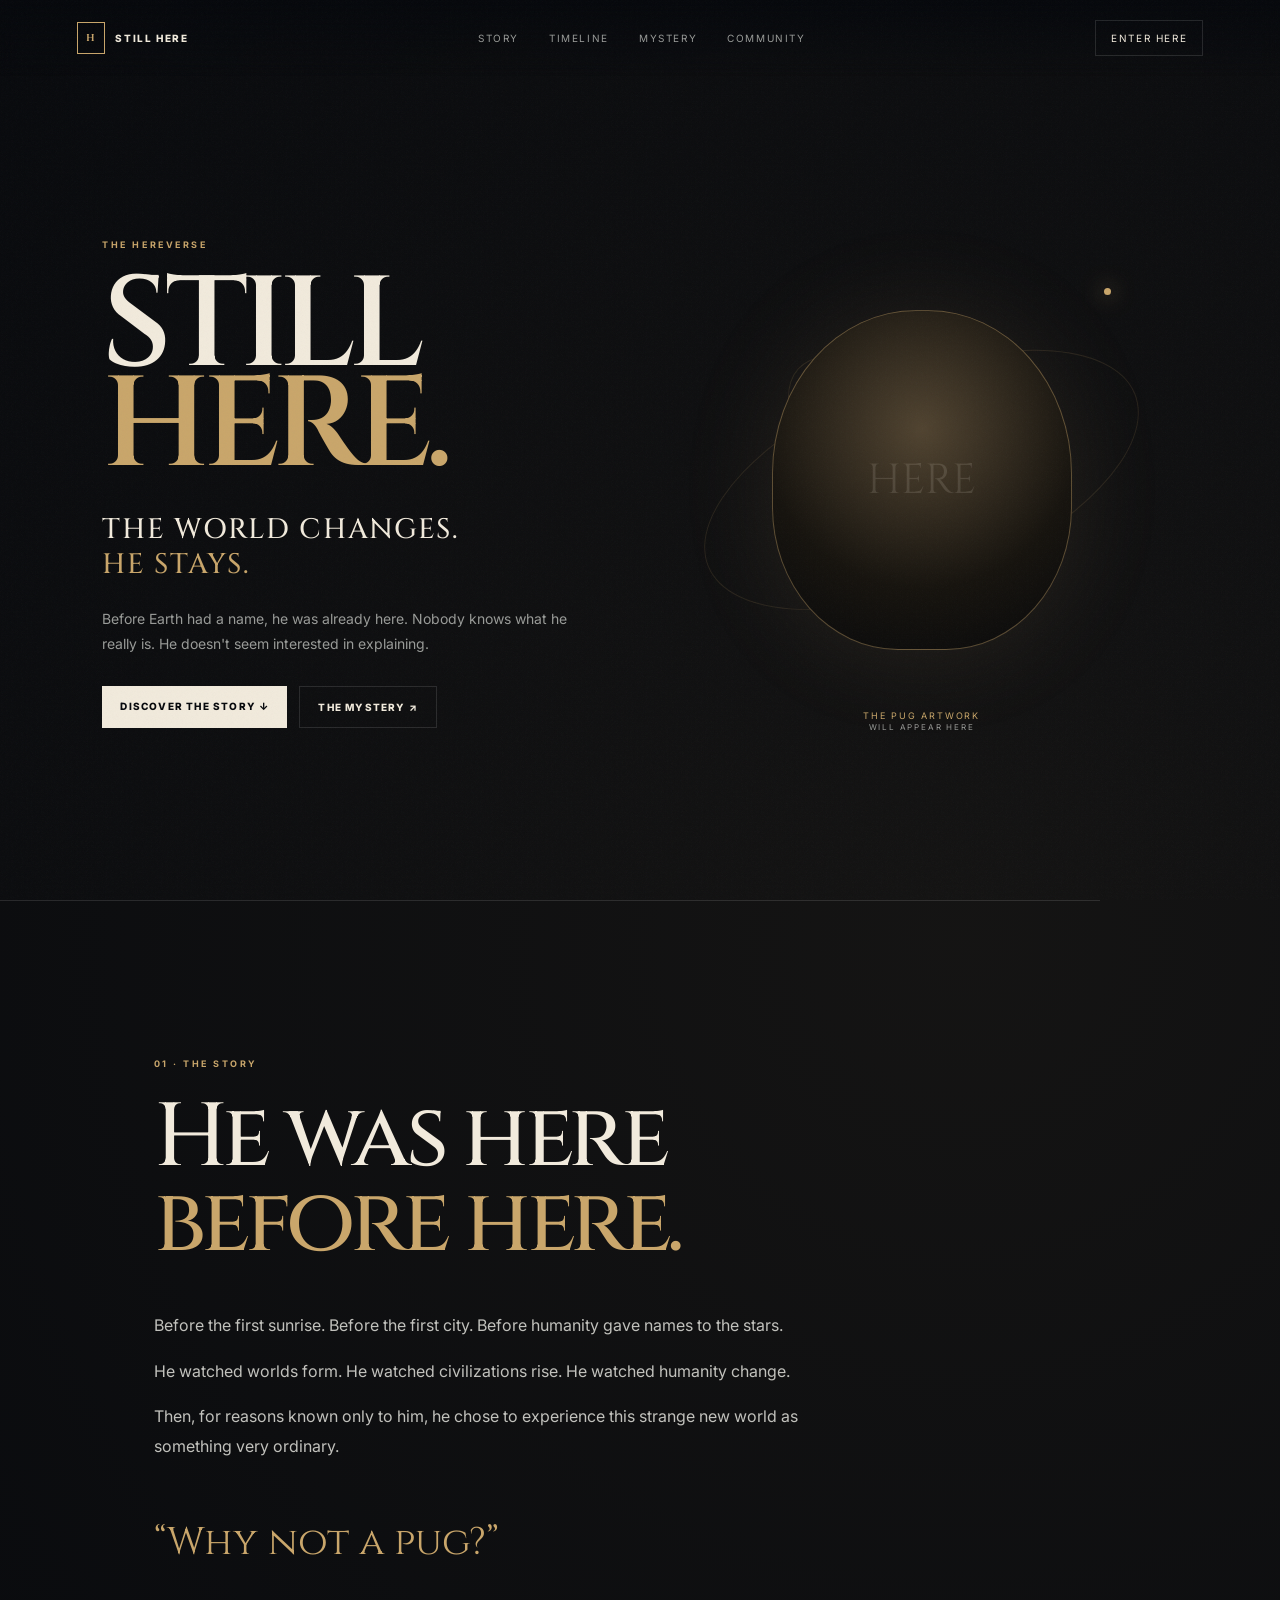
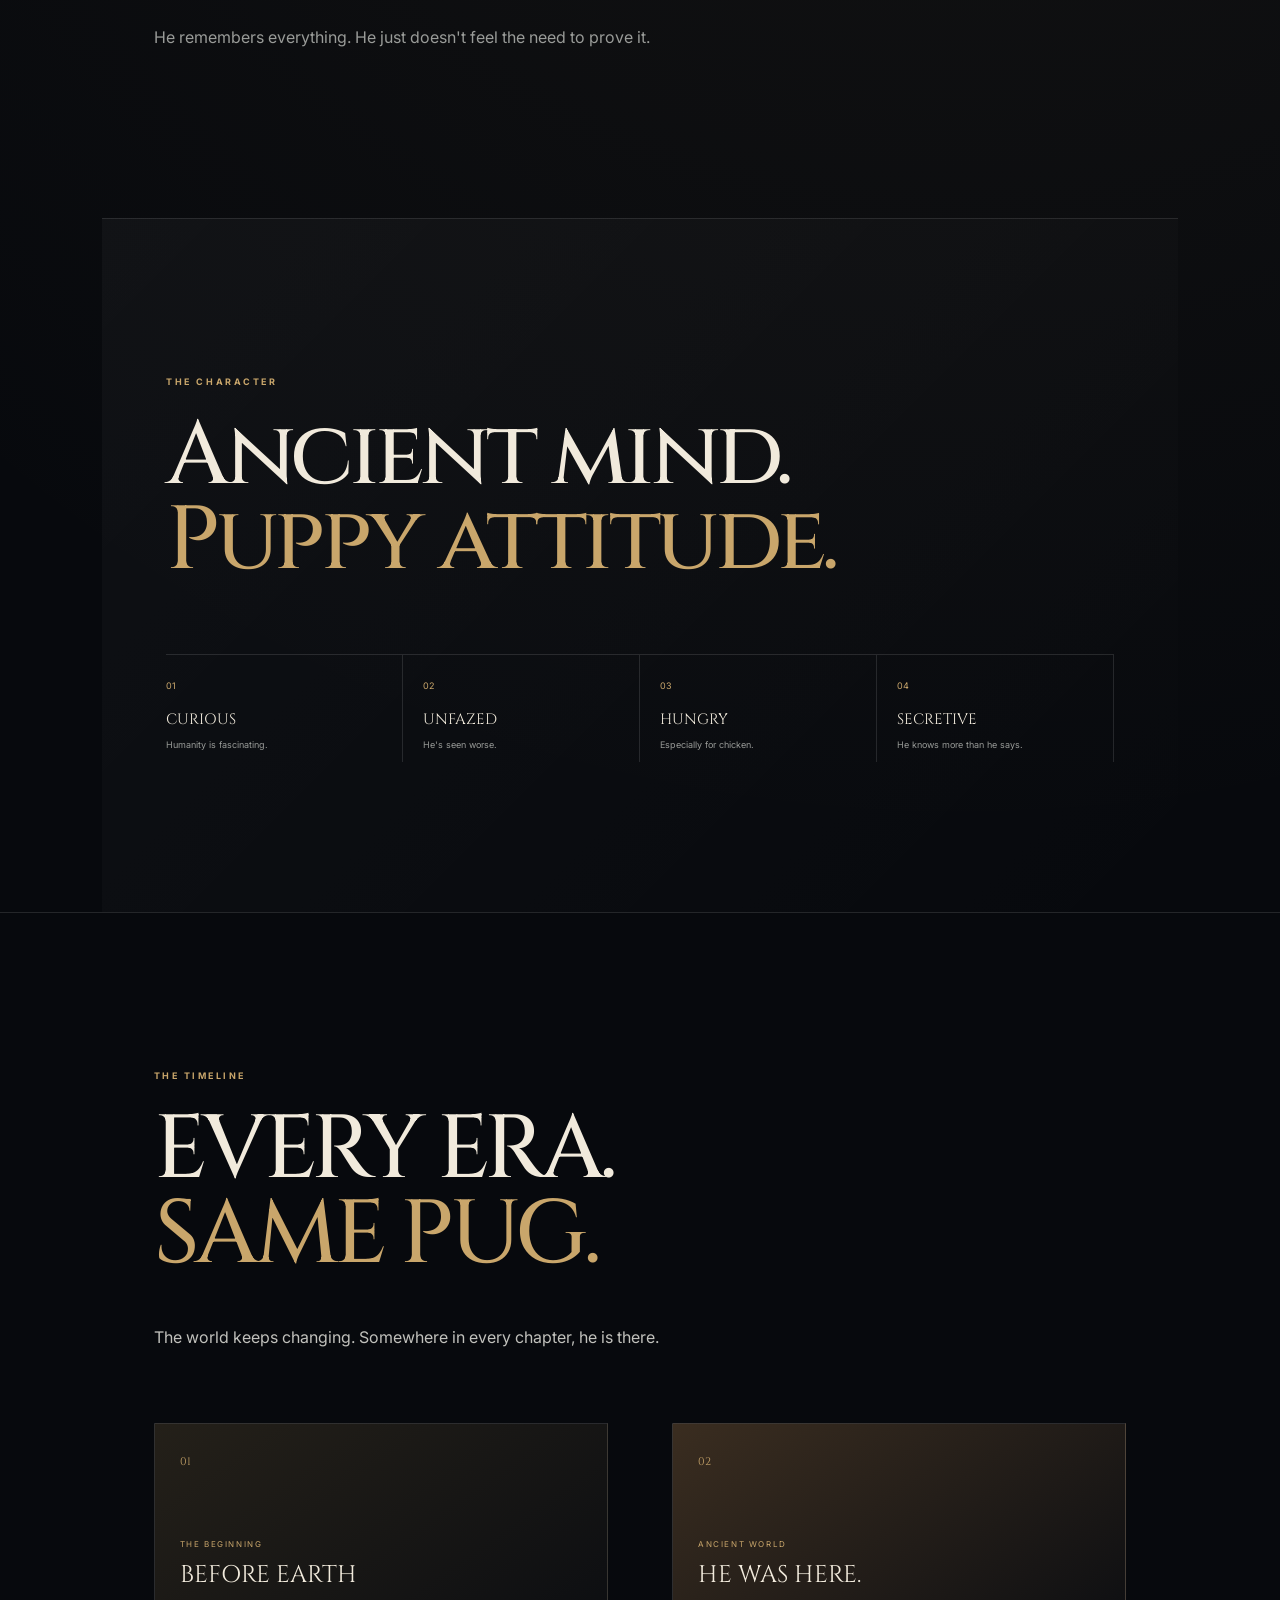
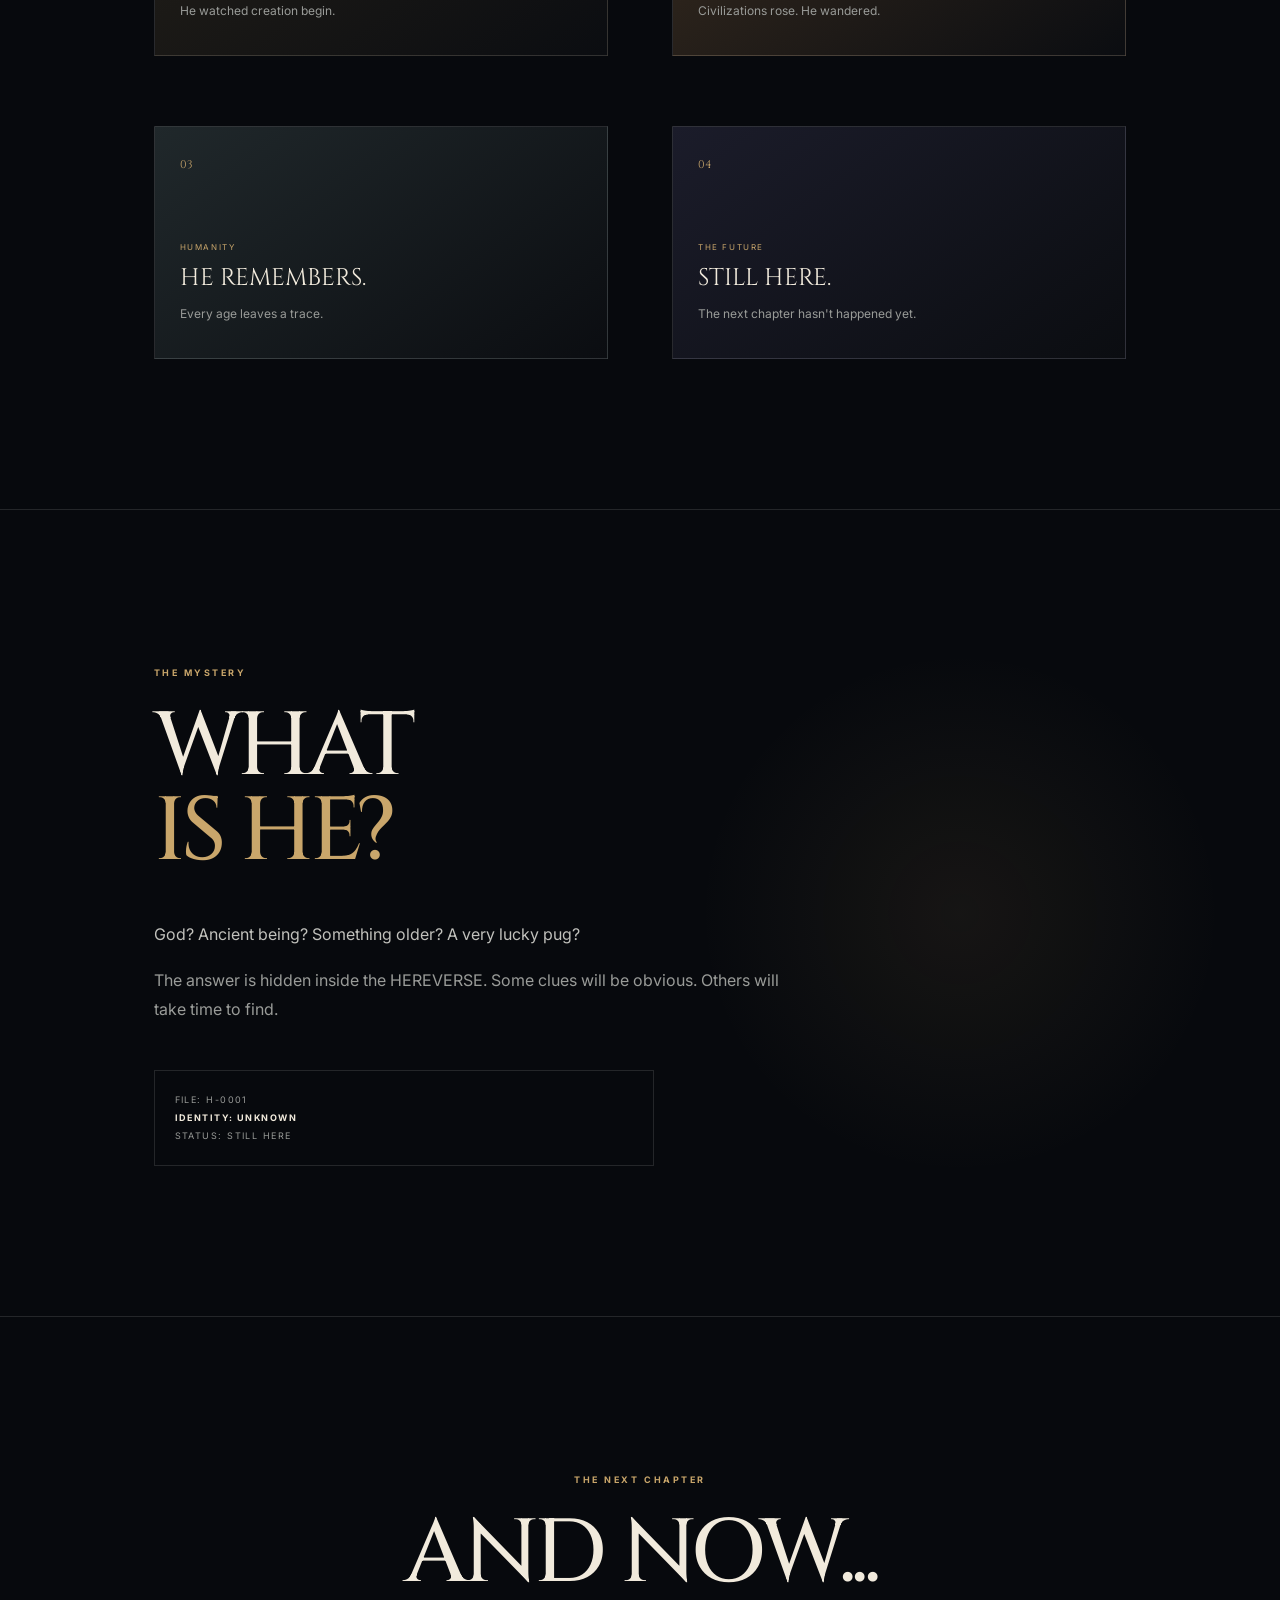
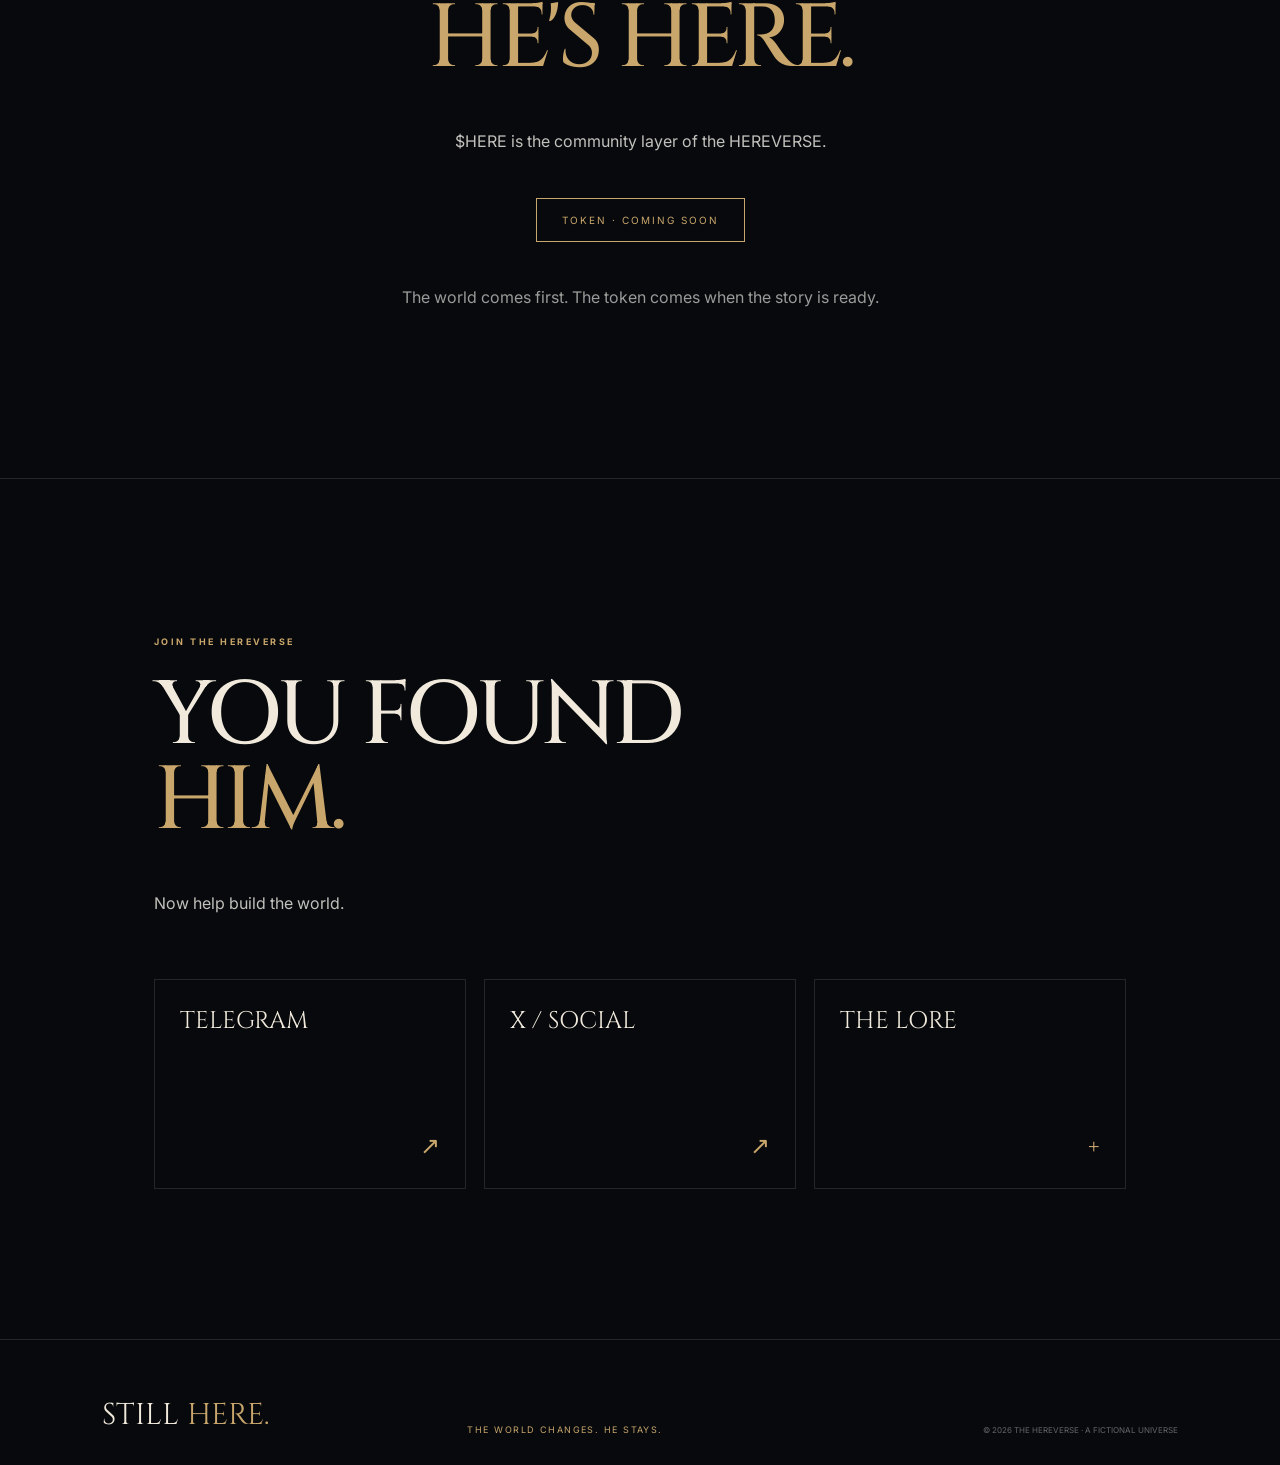
<file: index.html>
<!doctype html><html lang="en"><head><meta charset="utf-8"><meta name="viewport" content="width=device-width,initial-scale=1"><meta name="description" content="STILL HERE — $HERE. The world changes. He stays. Enter the HEREVERSE and discover the story of the pug who was here before here.">
<meta name="keywords" content="STILL HERE, $HERE, HEREVERSE, pug, fictional universe, meme, lore">
<meta name="author" content="STILL HERE / THE HEREVERSE">
<meta name="robots" content="index,follow,max-image-preview:large">
<meta name="theme-color" content="#07090d">
<meta property="og:type" content="website">
<meta property="og:title" content="STILL HERE — $HERE">
<meta property="og:description" content="THE WORLD CHANGES. HE STAYS.">
<meta property="og:image" content="assets/og-image.jpg">
<meta property="og:site_name" content="STILL HERE">
<meta name="twitter:card" content="summary_large_image">
<meta name="twitter:title" content="STILL HERE — $HERE">
<meta name="twitter:description" content="THE WORLD CHANGES. HE STAYS.">
<meta name="twitter:image" content="assets/og-image.jpg">
<link rel="icon" type="image/svg+xml" href="assets/favicon.svg">
<link rel="apple-touch-icon" href="assets/favicon.svg">
<title>STILL HERE — $HERE</title><link rel="preconnect" href="https://fonts.googleapis.com"><link rel="preconnect" href="https://fonts.gstatic.com" crossorigin><link href="https://fonts.googleapis.com/css2?family=Cinzel:wght@500;600;700&family=Inter:wght@400;500;600;700;800&display=swap" rel="stylesheet"><link rel="stylesheet" href="styles.css"></head><body><div class="noise"></div><div class="stars"></div><header><a class="brand" href="#top"><b>H</b> STILL HERE</a><button class="menu-toggle" aria-label="Open menu" aria-expanded="false" aria-controls="site-menu"><span></span><span></span><span></span></button><nav id="site-menu"><a href="#story">Story</a><a href="#timeline">Timeline</a><a href="#mystery">Mystery</a><a href="#community">Community</a></nav><a class="navcta" href="#here">ENTER HERE</a></header><main id="top"><section class="hero"><div class="copy reveal"><small>THE HEREVERSE</small><h1>STILL<br><i>HERE.</i></h1><h2>THE WORLD CHANGES.<br><em>HE STAYS.</em></h2><p>Before Earth had a name, he was already here. Nobody knows what he really is. He doesn't seem interested in explaining.</p><div><a class="btn" href="#story">DISCOVER THE STORY ↓</a><a class="ghost" href="#mystery">THE MYSTERY ↗</a></div></div><div class="art"><div class="orbit o1"></div><div class="orbit o2"></div><div class="moon"></div><div class="pug">HERE</div><label>THE PUG ARTWORK<br><span>WILL APPEAR HERE</span></label></div></section><section id="story" class="story reveal"><small>01 · THE STORY</small><h2>He was here<br><i>before here.</i></h2><p>Before the first sunrise. Before the first city. Before humanity gave names to the stars.</p><p>He watched worlds form. He watched civilizations rise. He watched humanity change.</p><p>Then, for reasons known only to him, he chose to experience this strange new world as something very ordinary.</p><blockquote>“Why not a pug?”</blockquote><p class="muted">He remembers everything. He just doesn't feel the need to prove it.</p></section><section class="character reveal"><small>THE CHARACTER</small><h2>Ancient mind.<br><i>Puppy attitude.</i></h2><div class="traits"><div>01<strong>CURIOUS</strong><span>Humanity is fascinating.</span></div><div>02<strong>UNFAZED</strong><span>He's seen worse.</span></div><div>03<strong>HUNGRY</strong><span>Especially for chicken.</span></div><div>04<strong>SECRETIVE</strong><span>He knows more than he says.</span></div></div></section><section id="timeline" class="timeline reveal"><small>THE TIMELINE</small><h2>EVERY ERA.<br><i>SAME PUG.</i></h2><p>The world keeps changing. Somewhere in every chapter, he is there.</p><div class="eras"><article><b>01</b><span>THE BEGINNING</span><h3>BEFORE EARTH</h3><p>He watched creation begin.</p></article><article><b>02</b><span>ANCIENT WORLD</span><h3>HE WAS HERE.</h3><p>Civilizations rose. He wandered.</p></article><article><b>03</b><span>HUMANITY</span><h3>HE REMEMBERS.</h3><p>Every age leaves a trace.</p></article><article><b>04</b><span>THE FUTURE</span><h3>STILL HERE.</h3><p>The next chapter hasn't happened yet.</p></article></div></section><section id="mystery" class="mystery reveal"><small>THE MYSTERY</small><h2>WHAT<br><i>IS HE?</i></h2><p>God? Ancient being? Something older? A very lucky pug?</p><p class="muted">The answer is hidden inside the HEREVERSE. Some clues will be obvious. Others will take time to find.</p><div class="file">FILE: H-0001<br><strong>IDENTITY: UNKNOWN</strong><br>STATUS: STILL HERE</div></section><section id="here" class="here reveal"><small>THE NEXT CHAPTER</small><h2>AND NOW...<br><i>HE'S HERE.</i></h2><p>$HERE is the community layer of the HEREVERSE.</p><div class="soon">TOKEN · COMING SOON</div><p class="muted">The world comes first. The token comes when the story is ready.</p></section><section id="community" class="community reveal"><small>JOIN THE HEREVERSE</small><h2>YOU FOUND<br><i>HIM.</i></h2><p>Now help build the world.</p><div class="cards"><a href="https://telegram.org/" target="_blank" rel="noopener noreferrer">TELEGRAM <span>↗</span></a><a href="https://x.com/" target="_blank" rel="noopener noreferrer">X / SOCIAL <span>↗</span></a><a href="#mystery">THE LORE <span>+</span></a></div></section></main><footer><b>STILL <i>HERE.</i></b><span>THE WORLD CHANGES. HE STAYS.</span><small>© 2026 THE HEREVERSE · A FICTIONAL UNIVERSE</small></footer><script src="script.js"></script></body></html>
</file>
<file: styles.css>
:root{--bg:#07090d;--fg:#f1eadc;--muted:#999b98;--gold:#c9a66b;--line:#ffffff1e;--serif:Cinzel,Georgia,serif;--sans:Inter,Arial,sans-serif}*{box-sizing:border-box}html{scroll-behavior:smooth}body{margin:0;background:radial-gradient(circle at 75% 15%,#c9a66b12,transparent 28%),var(--bg);color:var(--fg);font-family:var(--sans);overflow-x:hidden}body:after{content:"";position:fixed;inset:0;pointer-events:none;opacity:.035;background-image:url("data:image/svg+xml,%3Csvg xmlns='http://www.w3.org/2000/svg' width='180' height='180'%3E%3Cfilter id='n'%3E%3CfeTurbulence baseFrequency='.8' numOctaves='3'/%3E%3C/filter%3E%3Crect width='100%25' height='100%25' filter='url(%23n)'/%3E%3C/svg%3E");z-index:20}header{height:76px;position:fixed;inset:0 0 auto;z-index:10;padding:0 6vw;display:flex;align-items:center;justify-content:space-between;background:linear-gradient(#07090d,transparent);backdrop-filter:blur(7px)}header a{color:var(--fg);text-decoration:none;text-transform:uppercase;letter-spacing:.16em;font-size:10px}.brand{font-weight:800;display:flex;gap:10px;align-items:center}.brand b{border:1px solid var(--gold);color:var(--gold);padding:8px;font-family:var(--serif)}nav{display:flex;gap:30px}nav a{color:var(--muted)}.navcta{border:1px solid var(--line);padding:11px 15px}.hero{min-height:100vh;padding:140px 8vw 80px;display:grid;grid-template-columns:1fr 1fr;align-items:center;gap:4vw}.copy{max-width:650px}.copy small,.story small,.character small,.timeline>small,.mystery small,.here small,.community small{color:var(--gold);font-weight:700;letter-spacing:.28em;font-size:9px}.copy h1{font:600 clamp(75px,10vw,150px)/.78 var(--serif);letter-spacing:-.06em;margin:25px 0 35px}.copy i,h2 i,footer i{font-style:normal;color:var(--gold)}.copy h2{font:500 clamp(18px,2.2vw,30px)/1.25 var(--serif);letter-spacing:.06em}.copy h2 em{color:var(--gold);font-style:normal}.copy>p{color:var(--muted);max-width:480px;line-height:1.8;font-size:14px}.copy div{margin-top:30px;display:flex;gap:12px;flex-wrap:wrap}.btn,.ghost{display:inline-block;padding:14px 18px;text-decoration:none;text-transform:uppercase;font-size:10px;font-weight:800;letter-spacing:.12em}.btn{background:var(--fg);color:#07090d}.ghost{border:1px solid var(--line);color:var(--fg)}.art{height:600px;position:relative;display:grid;place-items:center;transition:.35s}.pug{width:300px;height:340px;border:1px solid #c9a66b66;border-radius:48% 48% 42% 42%;display:grid;place-items:center;background:radial-gradient(circle at 50% 35%,#514431,#17140f 60%,#08090b);color:#f1eadc22;font:42px var(--serif);box-shadow:0 0 100px #c9a66b1c;z-index:2}.art label{position:absolute;bottom:8%;color:var(--gold);font-size:9px;text-align:center;letter-spacing:.2em}.art label span{color:var(--muted);font-size:8px}.orbit{position:absolute;border:1px solid #c9a66b22;border-radius:50%}.o1{width:90%;height:35%;transform:rotate(-22deg)}.o2{width:65%;height:25%;transform:rotate(42deg)}.moon{position:absolute;right:13%;top:18%;width:7px;height:7px;border-radius:50%;background:var(--gold);box-shadow:0 0 22px var(--gold)}.story,.character,.timeline,.mystery,.here,.community{padding:150px 12vw;border-top:1px solid var(--line)}.story{max-width:1100px}.story h2,.character h2,.timeline h2,.mystery h2,.here h2,.community h2{font:500 clamp(50px,7vw,100px)/.95 var(--serif);letter-spacing:-.05em;margin:25px 0 45px}.story p,.mystery>p,.here>p,.community>p,.timeline>p{max-width:650px;color:#c1c1bc;line-height:1.85}.story blockquote{margin:55px 0;color:var(--gold);font:clamp(25px,3vw,42px) var(--serif)}.muted{color:var(--muted)!important}.character{margin:0 8vw;padding-left:5vw;padding-right:5vw;background:linear-gradient(135deg,#ffffff08,transparent)}.traits{display:grid;grid-template-columns:repeat(4,1fr);border-top:1px solid var(--line);margin-top:70px}.traits div{padding:25px 20px 10px 0;border-right:1px solid var(--line);color:var(--gold);font-size:9px}.traits div:not(:first-child){padding-left:20px}.traits strong{display:block;color:var(--fg);font:15px var(--serif);margin:18px 0 8px}.traits span{color:var(--muted);line-height:1.5}.eras{display:grid;grid-template-columns:1fr 1fr;gap:70px 5vw;margin-top:70px}.eras article{min-height:230px;border:1px solid var(--line);padding:25px;background:linear-gradient(145deg,#242019,#0b0d11);position:relative}.eras article:nth-child(2){background:linear-gradient(145deg,#3a2d20,#0b0d11)}.eras article:nth-child(3){background:linear-gradient(145deg,#20282b,#0b0d11)}.eras article:nth-child(4){background:linear-gradient(145deg,#1b1c2a,#0b0d11)}.eras b{color:var(--gold);font:11px var(--serif)}.eras span{display:block;color:var(--gold);font-size:8px;letter-spacing:.2em;margin-top:70px}.eras h3{font:24px var(--serif);margin:10px 0}.eras p{color:var(--muted);font-size:12px}.mystery{min-height:80vh;background:radial-gradient(circle at 75% 50%,#c9a66b14,transparent 25%)}.file{margin-top:45px;border:1px solid var(--line);width:min(100%,500px);padding:20px;color:var(--muted);font-size:9px;letter-spacing:.16em;line-height:2}.file strong{color:var(--fg)}.here{text-align:center}.here>*{margin-left:auto;margin-right:auto}.soon{display:inline-block;border:1px solid var(--gold);color:var(--gold);padding:15px 25px;margin:25px 0;font-size:10px;letter-spacing:.2em}.community .cards{display:grid;grid-template-columns:repeat(3,1fr);gap:18px;margin-top:60px}.cards a{min-height:210px;border:1px solid var(--line);padding:25px;color:var(--fg);text-decoration:none;font:24px var(--serif);position:relative;transition:.3s}.cards a:hover{transform:translateY(-5px);border-color:#c9a66b88}.cards span{position:absolute;right:25px;bottom:25px;color:var(--gold)}footer{border-top:1px solid var(--line);padding:55px 8vw 30px;display:grid;grid-template-columns:1fr 1fr 1fr;align-items:end;gap:20px}footer b{font:30px var(--serif)}footer span{color:var(--gold);font-size:9px;letter-spacing:.16em}footer small{color:#666;font-size:8px;text-align:right}.reveal{opacity:0;transform:translateY(24px);transition:.9s}.reveal.visible{opacity:1;transform:none}@media(max-width:850px){nav{display:none}.hero{grid-template-columns:1fr;padding:125px 7vw 70px}.art{height:430px}.pug{width:230px;height:270px}.story,.character,.timeline,.mystery,.here,.community{padding:100px 7vw}.character{margin:0 7vw}.traits,.eras,.community .cards{grid-template-columns:1fr 1fr}.traits div:nth-child(2){border-right:0}.traits div:nth-child(3),.traits div:nth-child(4){border-top:1px solid var(--line)}footer{grid-template-columns:1fr}footer small{text-align:left}}@media(max-width:520px){.traits,.eras,.community .cards{grid-template-columns:1fr}.traits div{border-right:0!important;border-bottom:1px solid var(--line)}.traits div:last-child{border-bottom:0}.hero h1{font-size:72px}}

.menu-toggle{display:none;background:transparent;border:1px solid var(--line);width:42px;height:42px;padding:10px;cursor:pointer}.menu-toggle span{display:block;height:1px;background:var(--text);margin:5px 0;transition:.25s}.menu-toggle.active span:nth-child(1){transform:translateY(6px) rotate(45deg)}.menu-toggle.active span:nth-child(2){opacity:0}.menu-toggle.active span:nth-child(3){transform:translateY(-6px) rotate(-45deg)}
@media(max-width:850px){.menu-toggle{display:block;z-index:12}header nav{display:none;position:absolute;top:76px;left:0;right:0;padding:20px 7vw 28px;background:rgba(7,9,13,.97);border-top:1px solid var(--line);border-bottom:1px solid var(--line);flex-direction:column;gap:0}header nav.open{display:flex}header nav a{padding:16px 0;font-size:11px;border-bottom:1px solid rgba(241,234,220,.07)}header nav a:last-child{border-bottom:0}.navcta{display:none}}
</file>
